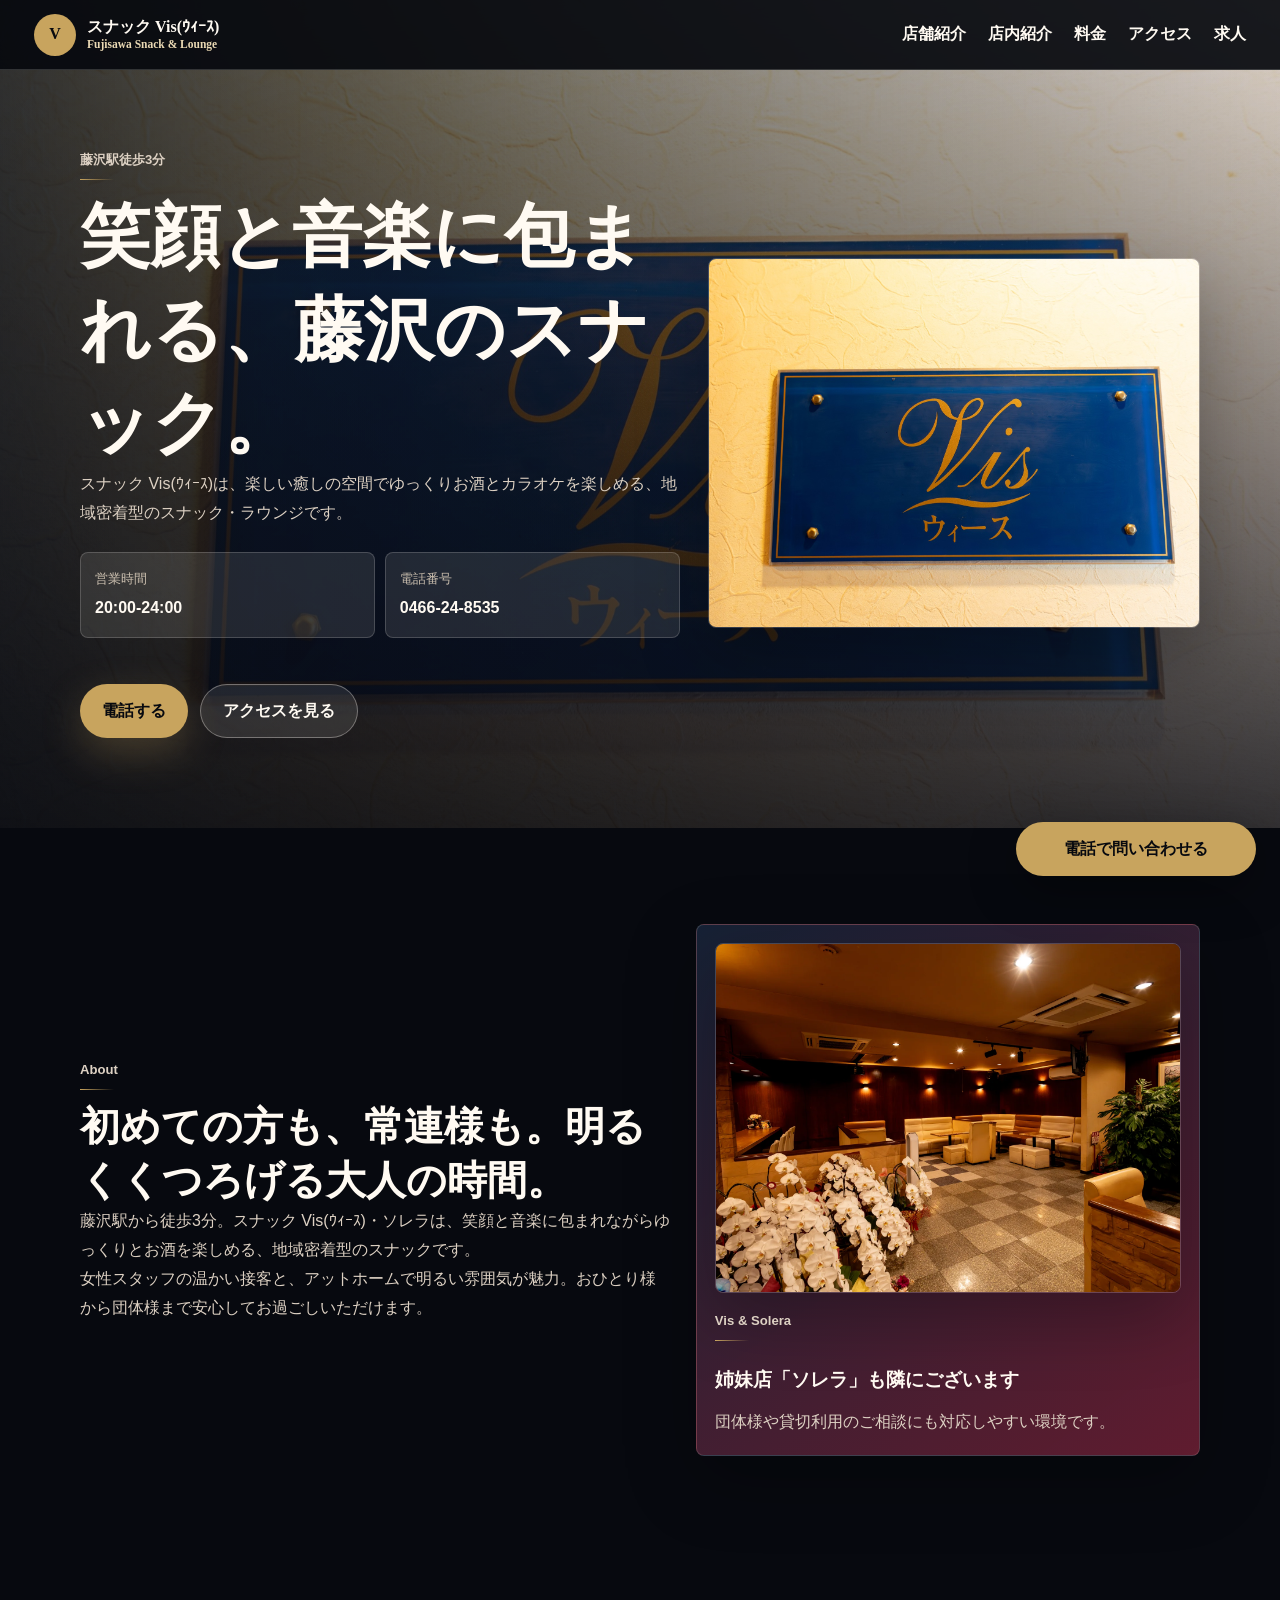
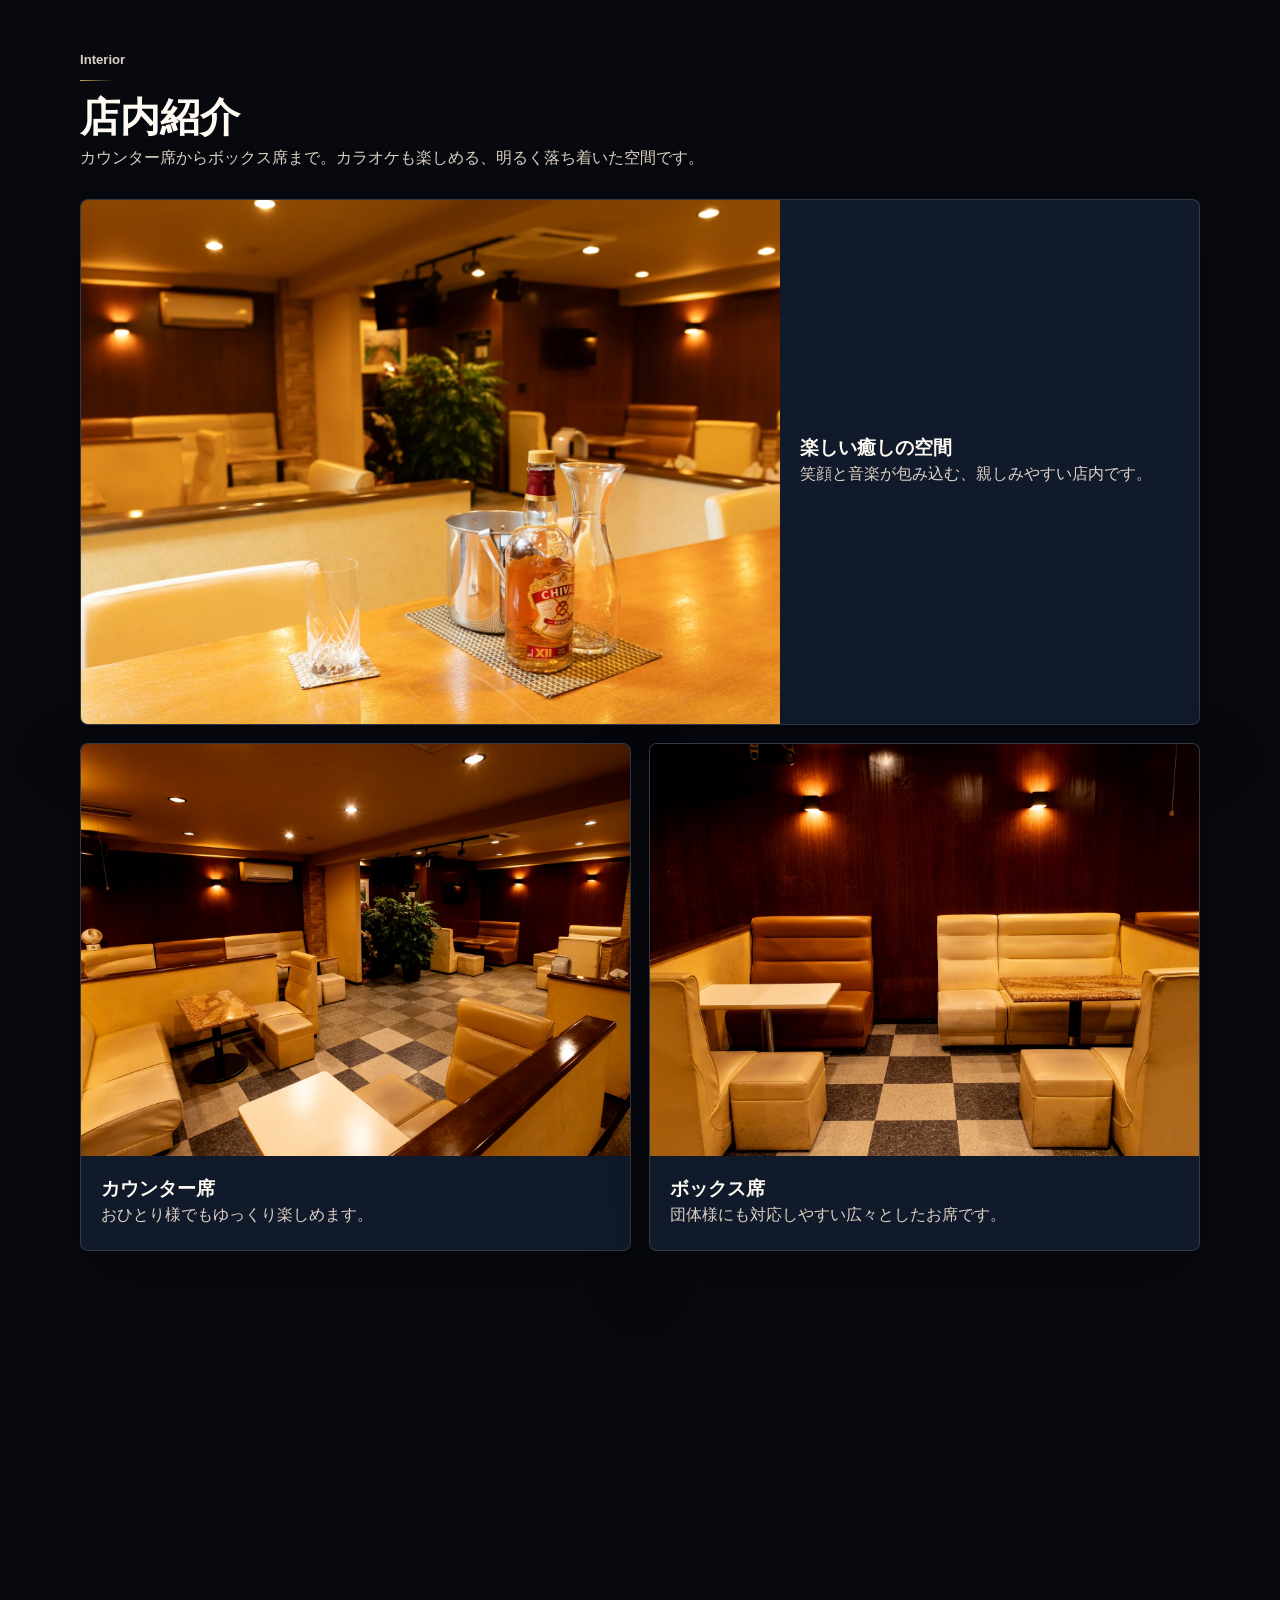
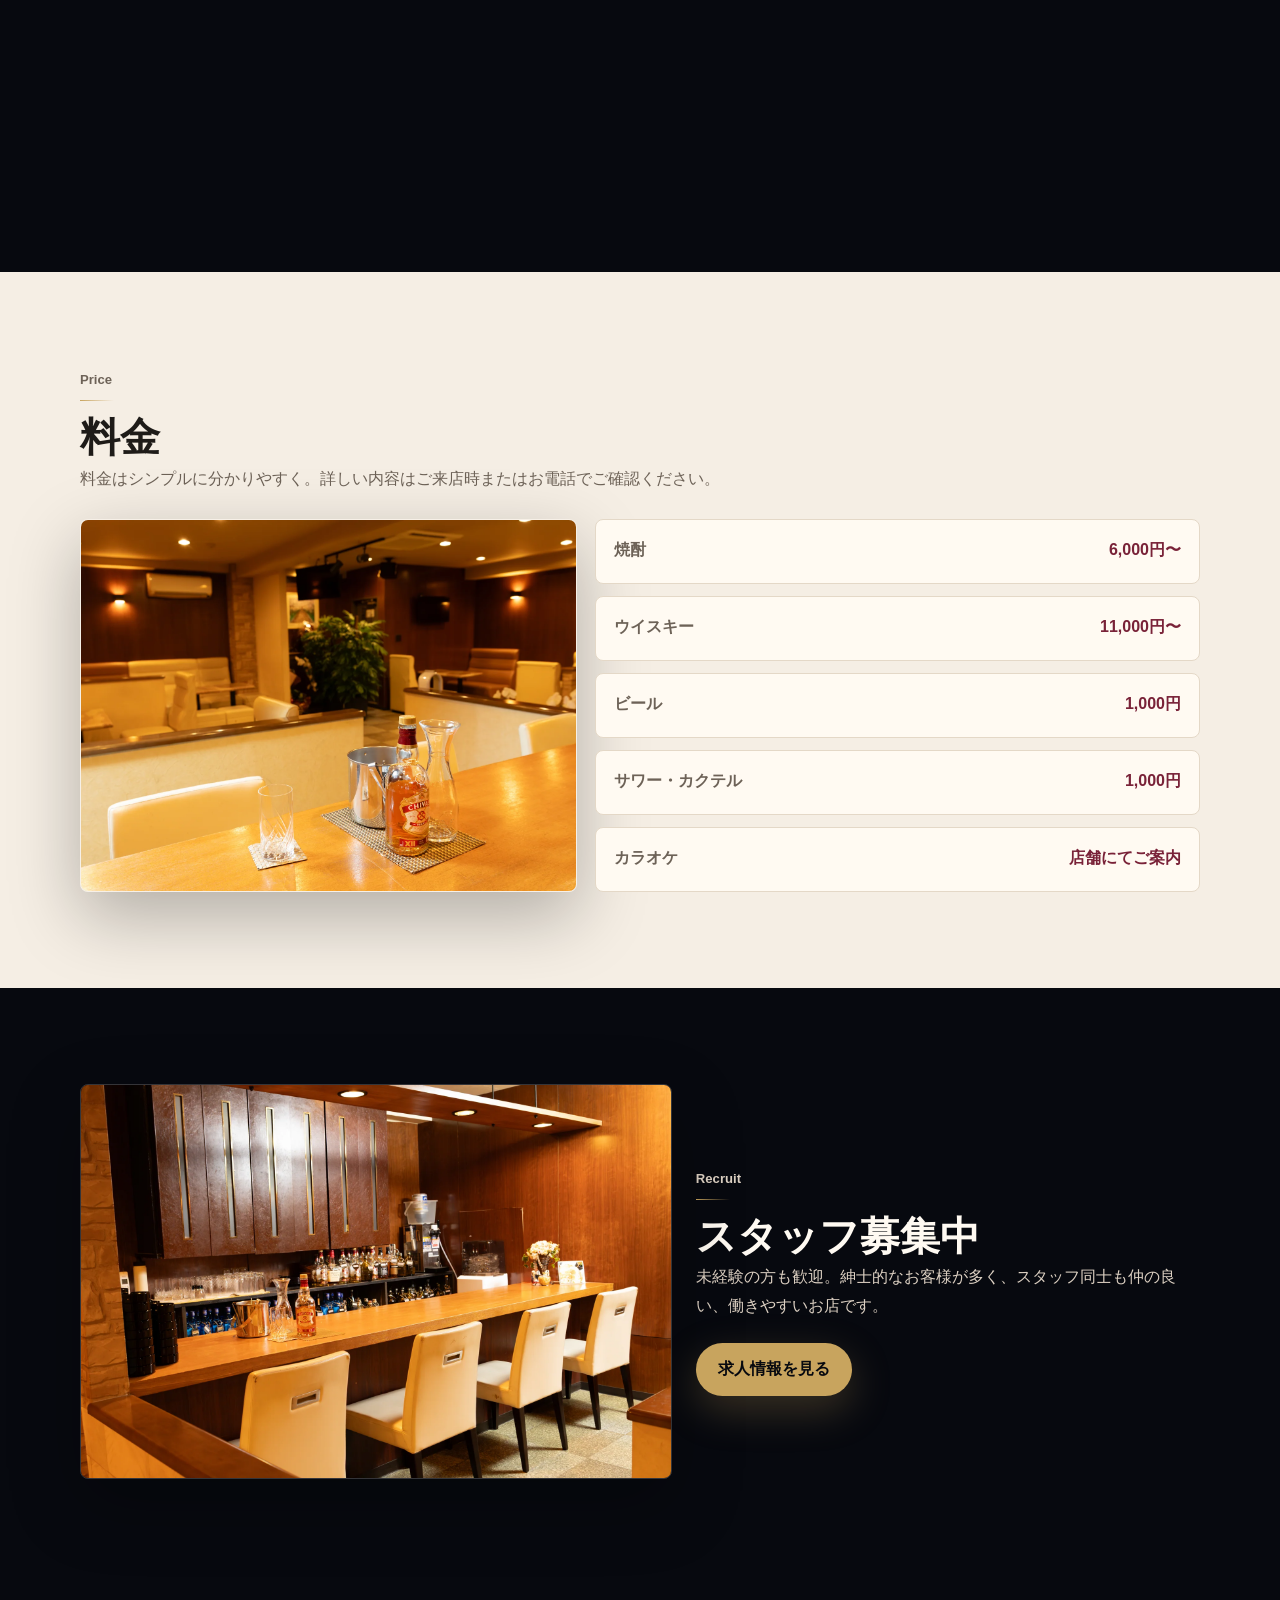
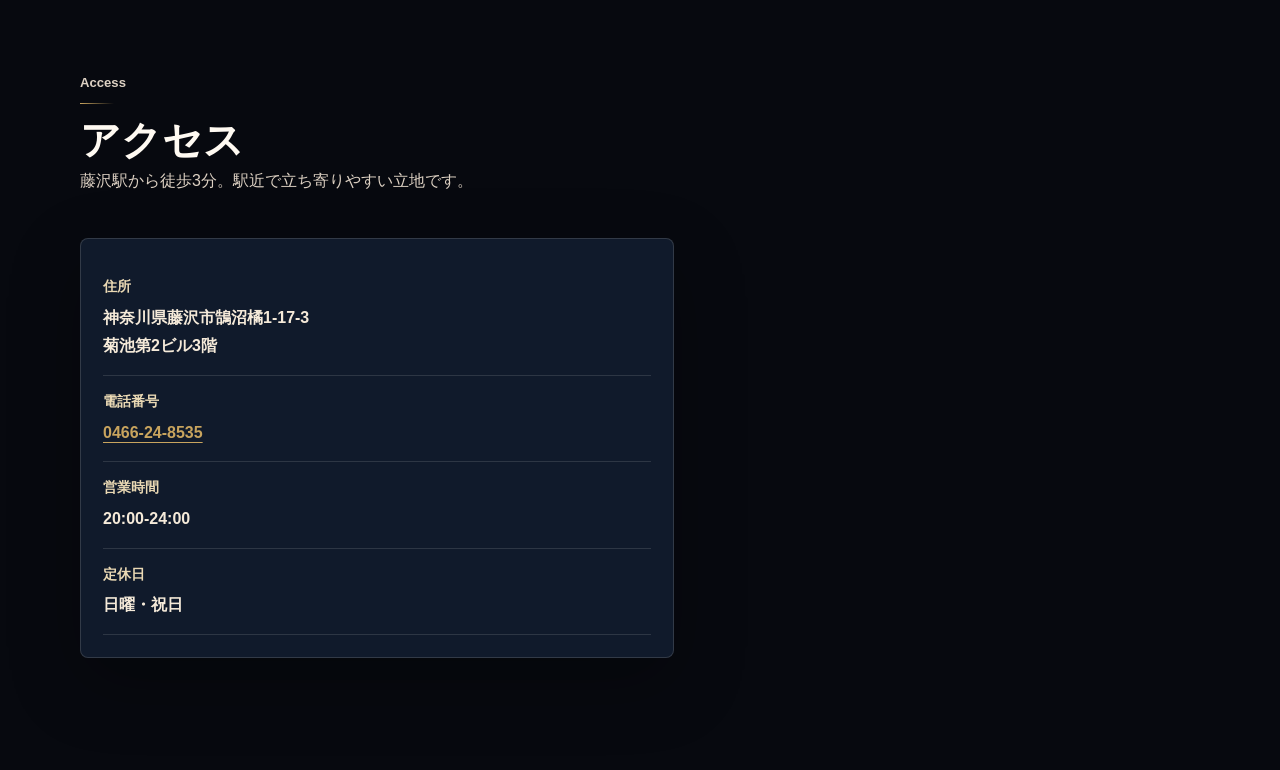
<file: index.html>
<!doctype html>
<html lang="ja">
<head>
  <meta charset="utf-8">
  <meta name="viewport" content="width=device-width, initial-scale=1">
  <title>スナック Vis(ｳｨｰｽ)｜藤沢駅徒歩3分のスナック・ラウンジ</title>
  <meta name="description" content="藤沢駅から徒歩3分。スナック Vis(ｳｨｰｽ)は、笑顔と音楽に包まれながらゆっくりお酒を楽しめる地域密着型のスナック・ラウンジです。">
  <meta property="og:title" content="スナック Vis(ｳｨｰｽ)｜藤沢駅徒歩3分のスナック">
  <meta property="og:description" content="笑顔と音楽に包まれながら、ゆっくりお酒を楽しめる藤沢駅近くの地域密着型スナック。">
  <meta property="og:image" content="https://nishita-gp1111.github.io/-/images/logo-sign.jpg">
  <meta property="og:image:secure_url" content="https://nishita-gp1111.github.io/-/images/logo-sign.jpg">
  <meta property="og:image:type" content="image/jpeg">
  <meta property="og:image:width" content="1800">
  <meta property="og:image:height" content="1200">
  <meta property="og:image:alt" content="スナック Vis(ｳｨｰｽ)のロゴ看板">
  <meta name="twitter:card" content="summary_large_image">
  <meta name="twitter:image" content="https://nishita-gp1111.github.io/-/images/logo-sign.jpg">
  <link rel="icon" href="logo.jpg">
  <link rel="apple-touch-icon" href="logo.jpg">
  <link rel="preload" as="image" href="images/logo-sign.jpg">
  <link rel="stylesheet" href="css/style.css">
  <script defer src="js/main.js"></script>
</head>
<body>
  <header class="site-header">
    <a class="brand" href="index.html"><span>V</span><strong>スナック Vis(ｳｨｰｽ)<small>Fujisawa Snack & Lounge</small></strong></a>
    <button class="nav-toggle" type="button" aria-label="メニューを開く" aria-expanded="false"><i></i><i></i><i></i></button>
    <nav class="global-nav">
      <a href="#about">店舗紹介</a>
      <a href="#interior">店内紹介</a>
      <a href="#price">料金</a>
      <a href="#access">アクセス</a>
      <a href="recruit.html">求人</a>
    </nav>
  </header>

  <main>
    <section class="hero reveal-hero">
      <div class="hero-bg"></div>
      <div class="hero-copy">
        <p class="eyebrow">藤沢駅徒歩3分</p>
        <h1>笑顔と音楽に包まれる、藤沢のスナック。</h1>
        <p>スナック Vis(ｳｨｰｽ)は、楽しい癒しの空間でゆっくりお酒とカラオケを楽しめる、地域密着型のスナック・ラウンジです。</p>
        <div class="hero-data"><div><span>営業時間</span><b>20:00-24:00</b></div><div><span>電話番号</span><b>0466-24-8535</b></div></div>
        <div class="actions"><a class="btn gold" href="tel:0466248535">電話する</a><a class="btn ghost" href="#access">アクセスを見る</a></div>
      </div>
      <img class="hero-photo" src="images/logo-sign.jpg" alt="スナック Vis(ｳｨｰｽ)のロゴ看板">
    </section>

    <section id="about" class="section two-col reveal">
      <div>
        <p class="eyebrow">About</p>
        <h2>初めての方も、常連様も。明るくくつろげる大人の時間。</h2>
        <p>藤沢駅から徒歩3分。スナック Vis(ｳｨｰｽ)・ソレラは、笑顔と音楽に包まれながらゆっくりとお酒を楽しめる、地域密着型のスナックです。</p>
        <p>女性スタッフの温かい接客と、アットホームで明るい雰囲気が魅力。おひとり様から団体様まで安心してお過ごしいただけます。</p>
      </div>
      <aside class="panel"><img src="images/photo-005.webp" alt="スナック Vis(ｳｨｰｽ)の看板"><p class="eyebrow">Vis & Solera</p><h3>姉妹店「ソレラ」も隣にございます</h3><p>団体様や貸切利用のご相談にも対応しやすい環境です。</p></aside>
    </section>

    <section id="interior" class="section reveal">
      <div class="section-head"><p class="eyebrow">Interior</p><h2>店内紹介</h2><p>カウンター席からボックス席まで。カラオケも楽しめる、明るく落ち着いた空間です。</p></div>
      <div class="cards">
        <article class="card wide"><img src="images/photo-must-2.webp" alt="スナック Vis(ｳｨｰｽ)の明るく落ち着いた店内"><div><h3>楽しい癒しの空間</h3><p>笑顔と音楽が包み込む、親しみやすい店内です。</p></div></article>
        <article class="card"><img src="images/photo-must-3.webp" alt="スナック Vis(ｳｨｰｽ)のカウンター席"><div><h3>カウンター席</h3><p>おひとり様でもゆっくり楽しめます。</p></div></article>
        <article class="card"><img src="images/box-seats.jpg" alt="スナック Vis(ｳｨｰｽ)のボックス席"><div><h3>ボックス席</h3><p>団体様にも対応しやすい広々としたお席です。</p></div></article>
        <article class="card"><img src="images/photo-009.webp" alt="スナック Vis(ｳｨｰｽ)の団体利用向け店内"><div><h3>団体利用・貸切相談</h3><p>二次会やお仕事帰りの集まりもご相談ください。</p></div></article>
      </div>
    </section>

    <section id="price" class="price reveal">
      <div class="section">
        <div class="section-head"><p class="eyebrow">Price</p><h2>料金</h2><p>料金はシンプルに分かりやすく。詳しい内容はご来店時またはお電話でご確認ください。</p></div>
        <div class="price-grid"><img src="images/photo-012.webp" alt="焼酎やウイスキーを楽しめるカウンター"><div class="price-list"><p><span>焼酎</span><b>6,000円〜</b></p><p><span>ウイスキー</span><b>11,000円〜</b></p><p><span>ビール</span><b>1,000円</b></p><p><span>サワー・カクテル</span><b>1,000円</b></p><p><span>カラオケ</span><b>店舗にてご案内</b></p></div></div>
      </div>
    </section>

    <section class="section two-col reveal">
      <img class="rounded" src="images/photo-014.webp" alt="スナック Vis(ｳｨｰｽ)の求人イメージ">
      <div><p class="eyebrow">Recruit</p><h2>スタッフ募集中</h2><p>未経験の方も歓迎。紳士的なお客様が多く、スタッフ同士も仲の良い、働きやすいお店です。</p><a class="btn gold" href="recruit.html">求人情報を見る</a></div>
    </section>

    <section id="access" class="section reveal">
      <div class="section-head"><p class="eyebrow">Access</p><h2>アクセス</h2><p>藤沢駅から徒歩3分。駅近で立ち寄りやすい立地です。</p></div>
      <div class="access"><dl><div><dt>住所</dt><dd>神奈川県藤沢市鵠沼橘1-17-3<br>菊池第2ビル3階</dd></div><div><dt>電話番号</dt><dd><a href="tel:0466248535">0466-24-8535</a></dd></div><div><dt>営業時間</dt><dd>20:00-24:00</dd></div><div><dt>定休日</dt><dd>日曜・祝日</dd></div></dl><iframe title="Google Map" src="https://www.google.com/maps?q=%E7%A5%9E%E5%A5%88%E5%B7%9D%E7%9C%8C%E8%97%A4%E6%B2%A2%E5%B8%82%E9%B5%A0%E6%B2%BC%E6%A9%981-17-3%20%E8%8F%8A%E6%B1%A0%E7%AC%AC2%E3%83%93%E3%83%AB3%E9%9A%8E&output=embed" loading="lazy"></iframe></div>
    </section>
  </main>
  <div class="fixed-call"><a href="tel:0466248535">電話で問い合わせる</a></div>
</body>
</html>
</file>
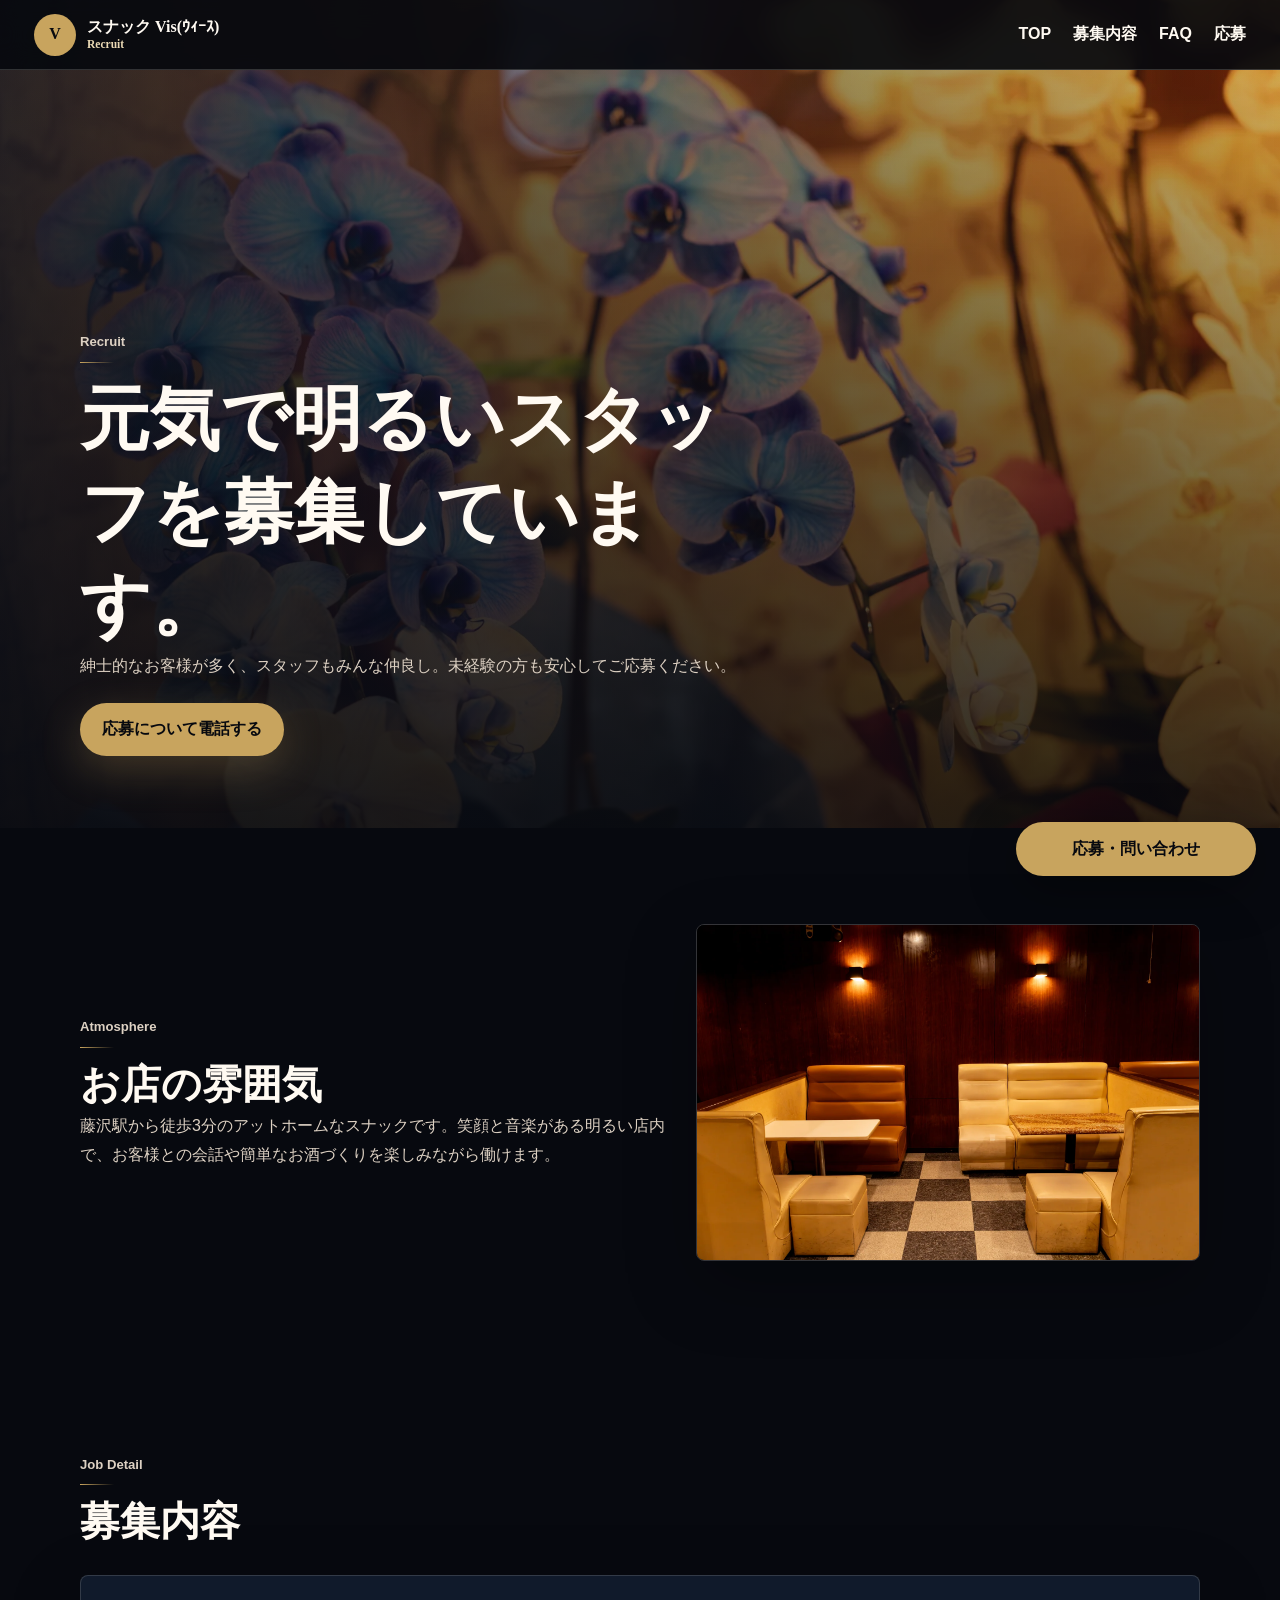
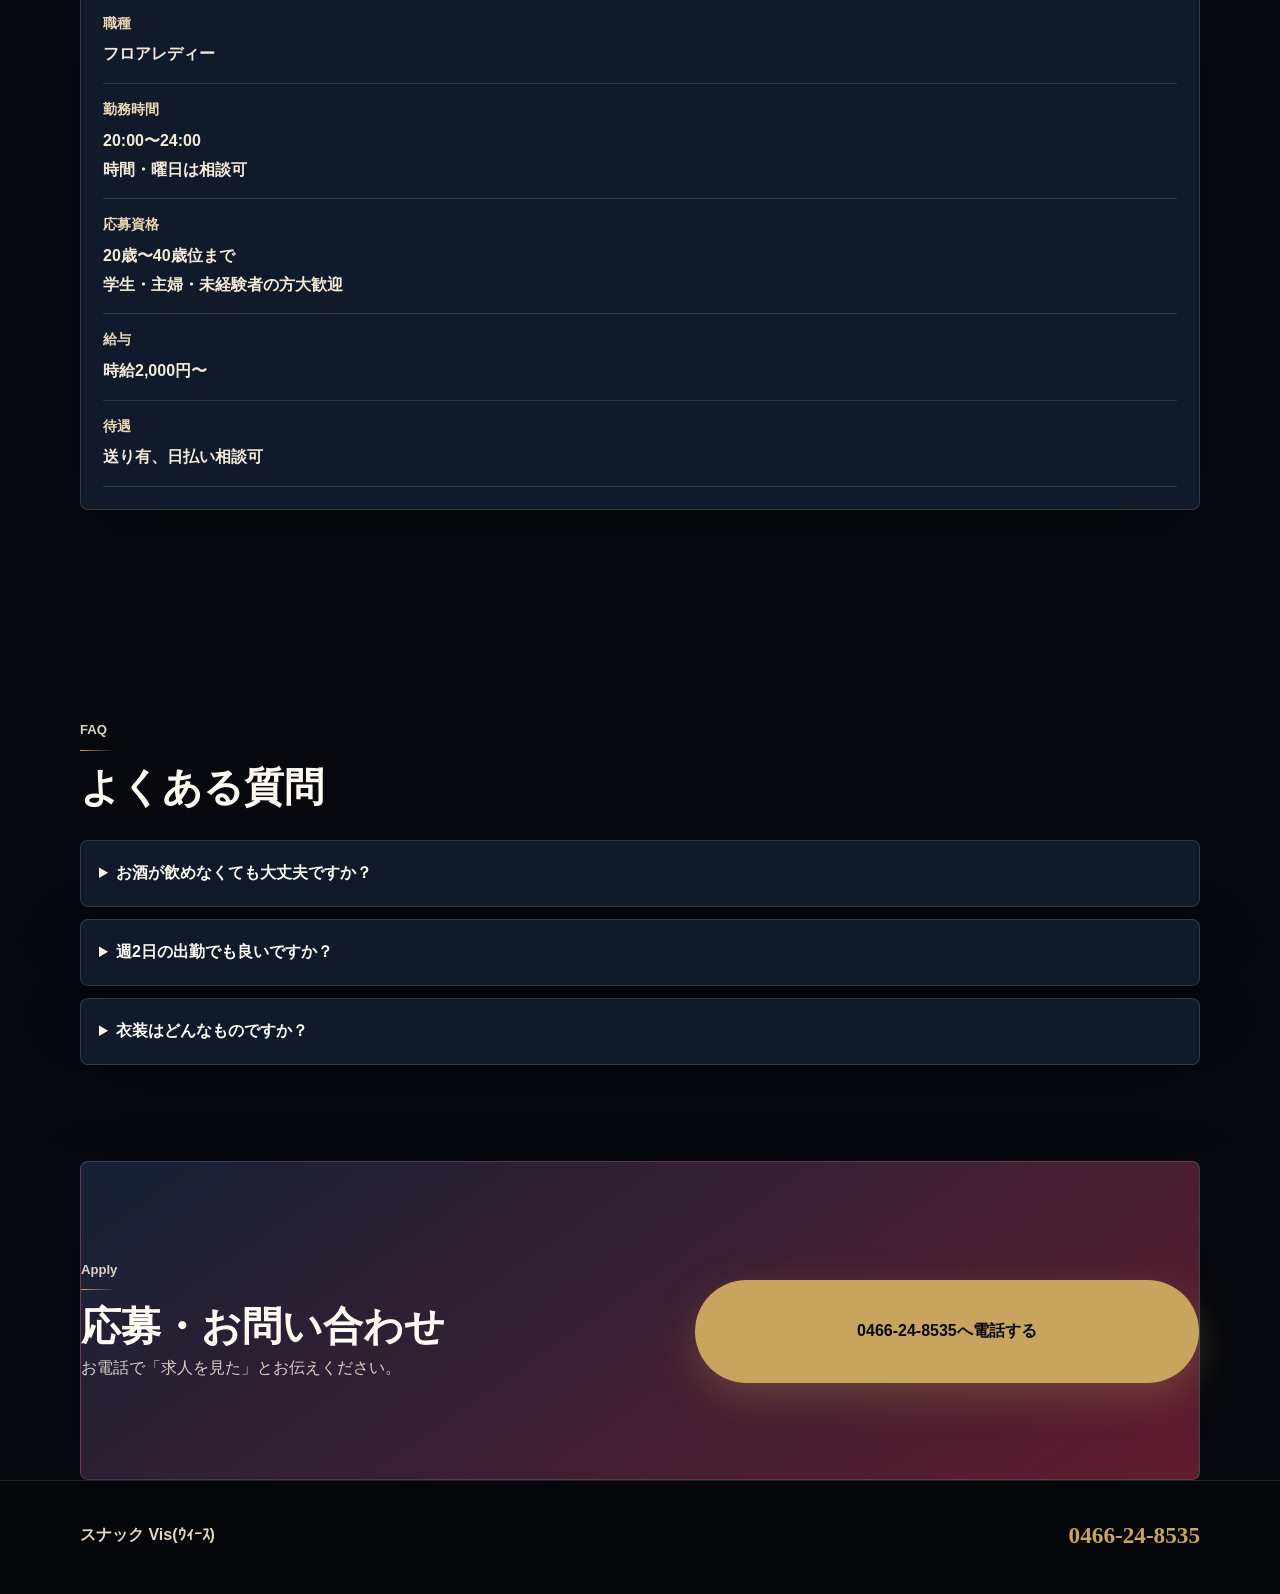
<file: recruit.html>
<!doctype html>
<html lang="ja">
<head>
  <meta charset="utf-8">
  <meta name="viewport" content="width=device-width, initial-scale=1">
  <title>求人募集｜スナック Vis(ｳｨｰｽ)</title>
  <meta name="description" content="藤沢駅徒歩3分のスナック Vis(ｳｨｰｽ)ではフロアレディーを募集中。未経験歓迎、時給2,000円〜。">
  <link rel="stylesheet" href="css/style.css">
  <script defer src="js/main.js"></script>
</head>
<body>
  <header class="site-header">
    <a class="brand" href="index.html"><span>V</span><strong>スナック Vis(ｳｨｰｽ)<small>Recruit</small></strong></a>
    <button class="nav-toggle" type="button" aria-label="メニューを開く" aria-expanded="false"><i></i><i></i><i></i></button>
    <nav class="global-nav"><a href="index.html">TOP</a><a href="#job">募集内容</a><a href="#faq">FAQ</a><a href="#apply">応募</a></nav>
  </header>
  <main>
    <section class="sub-hero"><div><p class="eyebrow">Recruit</p><h1>元気で明るいスタッフを募集しています。</h1><p>紳士的なお客様が多く、スタッフもみんな仲良し。未経験の方も安心してご応募ください。</p><a class="btn gold" href="tel:0466248535">応募について電話する</a></div></section>
    <section class="section two-col"><div><p class="eyebrow">Atmosphere</p><h2>お店の雰囲気</h2><p>藤沢駅から徒歩3分のアットホームなスナックです。笑顔と音楽がある明るい店内で、お客様との会話や簡単なお酒づくりを楽しみながら働けます。</p></div><img class="rounded" src="images/photo-006.webp" alt="スナック Vis(ｳｨｰｽ)の働きやすい店内"></section>
    <section id="job" class="section"><div class="section-head"><p class="eyebrow">Job Detail</p><h2>募集内容</h2></div><dl class="job"><div><dt>職種</dt><dd>フロアレディー</dd></div><div><dt>勤務時間</dt><dd>20:00〜24:00<br>時間・曜日は相談可</dd></div><div><dt>応募資格</dt><dd>20歳〜40歳位まで<br>学生・主婦・未経験者の方大歓迎</dd></div><div><dt>給与</dt><dd>時給2,000円〜</dd></div><div><dt>待遇</dt><dd>送り有、日払い相談可</dd></div></dl></section>
    <section id="faq" class="section"><div class="section-head"><p class="eyebrow">FAQ</p><h2>よくある質問</h2></div><div class="faq"><details><summary>お酒が飲めなくても大丈夫ですか？</summary><p>大丈夫です。ソフトドリンクもご用意しています。</p></details><details><summary>週2日の出勤でも良いですか？</summary><p>大丈夫です。勤務日は相談できます。</p></details><details><summary>衣装はどんなものですか？</summary><p>ドレスやスーツでなくても大丈夫です。少しおしゃれな服装でお越しください。</p></details></div></section>
    <section id="apply" class="section apply"><div><p class="eyebrow">Apply</p><h2>応募・お問い合わせ</h2><p>お電話で「求人を見た」とお伝えください。</p></div><a class="btn gold" href="tel:0466248535">0466-24-8535へ電話する</a></section>
  </main>
  <footer><strong>スナック Vis(ｳｨｰｽ)</strong><a href="tel:0466248535">0466-24-8535</a></footer>
  <div class="fixed-call"><a href="tel:0466248535">応募・問い合わせ</a></div>
</body>
</html>
</file>
<file: css/style.css>
:root{--black:#07090f;--navy:#101a2b;--gold:#c8a45e;--wine:#792238;--white:#fffaf2;--paper:#f5eee4;--ink:#1e1b18;--line:rgba(255,250,242,.16);--shadow:0 24px 70px rgba(0,0,0,.28)}*{box-sizing:border-box}html{scroll-behavior:smooth}body{margin:0;color:var(--white);background:var(--black);font-family:"Hiragino Kaku Gothic ProN","Yu Gothic",Meiryo,sans-serif;line-height:1.8}img{display:block;width:100%}a{color:inherit;text-decoration:none}.site-header{position:fixed;inset:0 0 auto;z-index:50;display:flex;align-items:center;justify-content:space-between;gap:18px;min-height:70px;padding:12px 18px;background:rgba(7,9,15,.92);border-bottom:1px solid var(--line);backdrop-filter:blur(14px)}.brand{display:flex;align-items:center;gap:11px}.brand span{display:grid;place-items:center;width:42px;height:42px;color:#080a0f;background:var(--gold);border-radius:50%;font-family:Georgia,serif;font-weight:700}.brand strong{display:block;font-family:"Hiragino Mincho ProN","Yu Mincho",serif;line-height:1.25}.brand small{display:block;color:#ead9b4;font-size:.72rem}.nav-toggle{display:grid;gap:5px;width:44px;height:44px;padding:11px;border:1px solid rgba(255,250,242,.28);border-radius:50%;background:transparent}.nav-toggle i{height:2px;background:var(--white)}.global-nav{display:none;position:absolute;inset:70px 0 auto;padding:8px 18px 20px;background:rgba(7,9,15,.98)}.global-nav.is-open{display:grid}.global-nav a{padding:13px 4px;border-bottom:1px solid rgba(255,250,242,.1);font-weight:700}.hero,.sub-hero{position:relative;min-height:100svh;display:grid;align-items:end;gap:28px;padding:108px 20px 42px;overflow:hidden;isolation:isolate}.hero-bg,.sub-hero:before{position:absolute;inset:0;z-index:-2;background:center/cover no-repeat url("../images/logo-sign.jpg");content:""}.sub-hero:before{background-image:url("../images/photo-016.webp")}.hero:after,.sub-hero:after{position:absolute;inset:0;z-index:-1;background:linear-gradient(180deg,rgba(7,9,15,.08),rgba(7,9,15,.82)),linear-gradient(90deg,rgba(16,26,43,.84),rgba(121,34,56,.08));content:""}.hero-copy{width:min(100%,720px)}.eyebrow{margin:0 0 10px;color:var(--gold);font-size:.82rem;font-weight:700;letter-spacing:0}h1,h2,h3{margin:0;font-family:"Hiragino Mincho ProN","Yu Mincho",serif;line-height:1.34}h1{max-width:9.5em;font-size:2.42rem}h2{font-size:1.82rem}p{margin:0}.hero-copy>p,.sub-hero p,.section p{color:#ddd1c3}.hero-data{display:grid;grid-template-columns:repeat(2,minmax(0,1fr));gap:10px;margin-top:24px}.hero-data div{min-height:82px;padding:14px;background:rgba(255,250,242,.1);border:1px solid rgba(255,250,242,.18);border-radius:8px}.hero-data span{display:block;color:#cbbfaf;font-size:.8rem}.hero-data b{display:block;margin-top:4px}.actions{display:flex;flex-wrap:wrap;gap:12px;margin-top:24px}.btn{display:inline-flex;align-items:center;justify-content:center;min-height:50px;margin-top:22px;padding:12px 22px;border-radius:999px;font-weight:700}.btn.gold{color:#07090f;background:var(--gold);box-shadow:0 14px 40px rgba(200,164,94,.26)}.btn.ghost{color:var(--white);background:rgba(255,250,242,.1);border:1px solid rgba(255,250,242,.34)}.hero-photo,.rounded,.price-grid img,.panel img{border:1px solid rgba(255,250,242,.18);border-radius:8px;box-shadow:var(--shadow);object-fit:cover}.hero-photo{display:none;aspect-ratio:4/3}.section{width:min(1120px,calc(100% - 40px));margin:0 auto;padding:72px 0}.section-head{margin-bottom:26px}.two-col{display:grid;gap:24px;align-items:center}.panel,.card,dl.job,.access dl,.faq details,.apply{background:var(--navy);border:1px solid rgba(255,250,242,.14);border-radius:8px;box-shadow:var(--shadow)}.panel{display:grid;gap:16px;padding:18px;background:linear-gradient(145deg,rgba(23,35,56,.95),rgba(121,34,56,.78))}.panel img{aspect-ratio:4/3}.cards{display:grid;gap:18px}.card{overflow:hidden}.card img{aspect-ratio:4/3;object-fit:cover}.card div{padding:20px}.price{background:var(--paper);color:var(--ink)}.price .section p{color:#6d6257}.price-grid{display:grid;gap:18px}.price-grid img{aspect-ratio:4/3}.price-list{display:grid;gap:12px}.price-list p{display:flex;justify-content:space-between;gap:18px;min-height:64px;padding:16px 18px;color:var(--ink);background:#fffaf2;border:1px solid #e4d8c7;border-radius:8px;font-weight:700}.price-list b{color:var(--wine);white-space:nowrap}.access{display:grid;gap:20px}.access dl,dl.job{padding:22px}.access dl div,dl.job div{display:grid;gap:4px;padding:14px 0;border-bottom:1px solid rgba(255,250,242,.12)}dt{color:#ead9b4;font-size:.85rem;font-weight:700}dd{margin:0;color:#f5ead9;font-weight:700}dd a{color:var(--gold);text-decoration:underline;text-underline-offset:4px}iframe{width:100%;min-height:360px;border:0;border-radius:8px}.faq{display:grid;gap:12px}.faq details{padding:18px}.faq summary{cursor:pointer;font-weight:700}.apply{display:grid;gap:22px;padding:28px;background:linear-gradient(145deg,rgba(23,35,56,.95),rgba(121,34,56,.78))}footer{display:grid;gap:14px;padding:34px 20px 96px;color:#e2d5c2;background:#050609;border-top:1px solid rgba(255,250,242,.12)}footer a{color:var(--gold);font-family:Georgia,serif;font-size:1.45rem;font-weight:700}.fixed-call{position:fixed;left:14px;right:14px;bottom:14px;z-index:60}.fixed-call a{display:flex;align-items:center;justify-content:center;min-height:54px;color:#07090f;background:var(--gold);border-radius:999px;box-shadow:0 14px 48px rgba(0,0,0,.35);font-weight:700}@media (min-width:760px){.site-header{padding:12px 34px}.nav-toggle{display:none}.global-nav{position:static;display:flex;gap:22px;padding:0;background:transparent}.global-nav a{padding:8px 0;border:0}.hero,.sub-hero{min-height:92svh;padding:130px max(48px,calc((100vw - 1120px)/2)) 72px}.hero{grid-template-columns:minmax(0,.95fr) minmax(360px,.78fr);align-items:center}.hero-photo{display:block}h1{font-size:4.35rem}h2{font-size:2.5rem}.section{padding:96px 0}.two-col,.access,.apply{grid-template-columns:1.08fr .92fr}.cards{grid-template-columns:repeat(2,1fr)}.card.wide{grid-column:1/-1;display:grid;grid-template-columns:1.25fr .75fr;align-items:center}.card.wide img{height:100%;min-height:420px}.price-grid{grid-template-columns:.82fr 1fr;align-items:stretch}.price-grid img{height:100%}footer{grid-template-columns:1fr auto;align-items:center;padding-left:max(40px,calc((100vw - 1120px)/2));padding-right:max(40px,calc((100vw - 1120px)/2));padding-bottom:38px}.fixed-call{left:auto;right:24px;bottom:24px;width:240px}}

.site-header{transition:min-height .35s ease,padding .35s ease,background .35s ease,box-shadow .35s ease}.site-header.is-scrolled{min-height:62px;background:rgba(7,9,15,.96);box-shadow:0 12px 34px rgba(0,0,0,.24)}.hero-bg{transform:scale(1.04);animation:heroDrift 16s ease-out forwards}.hero:before{position:absolute;inset:0;z-index:-1;background:linear-gradient(115deg,transparent 0 38%,rgba(255,240,190,.16) 47%,transparent 56%);transform:translateX(-78%);animation:goldSweep 7.5s ease-in-out 1.2s infinite;content:"";pointer-events:none}.hero-copy .eyebrow,.hero-copy h1,.hero-copy>p,.hero-data,.actions,.hero-photo{animation:riseIn .85s cubic-bezier(.2,.8,.2,1) both}.hero-copy h1{animation-delay:.12s}.hero-copy>p{animation-delay:.22s}.hero-data{animation-delay:.34s}.actions{animation-delay:.44s}.hero-photo{animation-delay:.25s;transition:transform .7s ease,box-shadow .7s ease}.hero-photo:hover{transform:translateY(-6px) scale(1.012);box-shadow:0 28px 80px rgba(0,0,0,.38)}.reveal,.card,.panel,.price-list p,.rounded,.price-grid img,.access dl,iframe{opacity:0;transform:translateY(24px);transition:opacity .85s ease,transform .85s cubic-bezier(.2,.8,.2,1),box-shadow .45s ease,border-color .45s ease;transition-delay:var(--reveal-delay,0ms)}.reveal.is-visible,.card.is-visible,.panel.is-visible,.price-list p.is-visible,.rounded.is-visible,.price-grid img.is-visible,.access dl.is-visible,iframe.is-visible{opacity:1;transform:translateY(0)}.card,.panel,.price-list p,.btn,.fixed-call a{position:relative;overflow:hidden}.card:before,.panel:before,.btn:before,.fixed-call a:before{position:absolute;inset:0;background:linear-gradient(120deg,transparent,rgba(255,245,214,.2),transparent);transform:translateX(-120%);transition:transform .75s ease;content:"";pointer-events:none}.card:hover,.panel:hover{transform:translateY(-5px);border-color:rgba(200,164,94,.46);box-shadow:0 30px 90px rgba(0,0,0,.36)}.card:hover:before,.panel:hover:before,.btn:hover:before,.fixed-call a:hover:before{transform:translateX(120%)}.card img,.panel img,.rounded,.price-grid img{transition:transform .9s ease,filter .9s ease}.card:hover img,.panel:hover img{transform:scale(1.035);filter:saturate(1.05) contrast(1.04)}.btn,.fixed-call a{transition:transform .28s ease,box-shadow .28s ease,background .28s ease}.btn:hover,.fixed-call a:hover{transform:translateY(-2px);box-shadow:0 18px 48px rgba(200,164,94,.3)}.eyebrow:after{display:block;width:34px;height:1px;margin-top:8px;background:linear-gradient(90deg,var(--gold),transparent);content:""}@keyframes heroDrift{from{transform:scale(1.08)}to{transform:scale(1.02)}}@keyframes goldSweep{0%,46%{transform:translateX(-86%)}70%,100%{transform:translateX(86%)}}@keyframes riseIn{from{opacity:0;transform:translateY(22px)}to{opacity:1;transform:translateY(0)}}@media (prefers-reduced-motion:reduce){*,*:before,*:after{animation-duration:.01ms!important;animation-iteration-count:1!important;scroll-behavior:auto!important;transition-duration:.01ms!important}.reveal,.card,.panel,.price-list p,.rounded,.price-grid img,.access dl,iframe{opacity:1;transform:none}}
.fixed-call a{letter-spacing:0;text-align:center}
</file>
